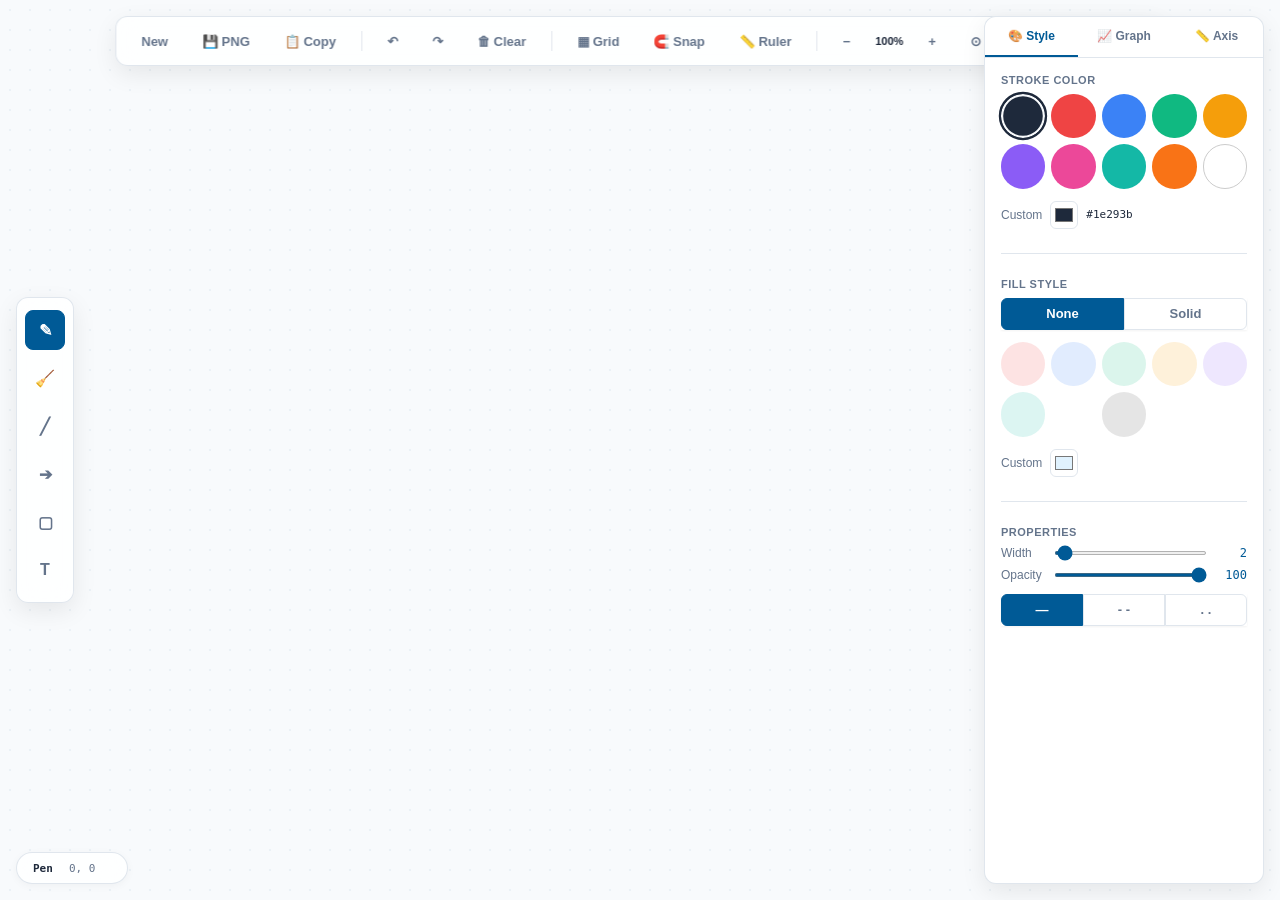
<file: drawing-tool.html>
<!DOCTYPE html>
<html lang="en">
<head>

  <!-- Google tag (gtag.js) -->
<script async src="https://www.googletagmanager.com/gtag/js?id=G-KH0SBL4EF3"></script>
<script>
  window.dataLayer = window.dataLayer || [];
  function gtag(){dataLayer.push(arguments);}
  gtag('js', new Date());

  gtag('config', 'G-KH0SBL4EF3');
</script>
  
<meta charset="UTF-8">
<meta name="viewport" content="width=device-width, initial-scale=1.0">
<title>CheeseLabs Drawing Tool</title>
<style>
:root {
  --bg: #f8fafc;
  --surface: rgba(255, 255, 255, 0.85);
  --surface-solid: #ffffff;
  --border: rgba(203, 213, 225, 0.6);
  --border-solid: #cbd5e1;
  --text: #1e293b;
  --text-muted: #64748b;
  --primary: #005a96;
  --primary-hover: #004573;
  --accent: #3b82f6;
  --danger: #ef4444;
  --success: #10b981;
  --selection: rgba(59, 130, 246, 0.1);
  --shadow-sm: 0 2px 8px rgba(0,0,0,0.04);
  --shadow-md: 0 8px 24px rgba(0,0,0,0.08);
  --shadow-lg: 0 16px 40px rgba(0,0,0,0.12);
  --radius: 12px;
  --canvas-grid: rgba(0, 90, 150, 0.05);
}

body.dark-mode {
  --bg: #0f172a;
  --surface: rgba(30, 41, 59, 0.85);
  --surface-solid: #1e293b;
  --border: rgba(51, 65, 85, 0.6);
  --border-solid: #334155;
  --text: #e2e8f0;
  --text-muted: #94a3b8;
  --primary: #3b82f6;
  --primary-hover: #60a5fa;
  --selection: rgba(59, 130, 246, 0.2);
  --shadow-sm: 0 4px 12px rgba(0,0,0,0.4);
  --shadow-md: 0 12px 28px rgba(0,0,0,0.5);
  --shadow-lg: 0 24px 48px rgba(0,0,0,0.6);
  --canvas-grid: rgba(255, 255, 255, 0.05);
}

*, *::before, *::after { box-sizing: border-box; margin: 0; padding: 0; }
body { 
  font-family: 'Inter', -apple-system, BlinkMacSystemFont, 'Segoe UI', Arial, sans-serif; 
  background: var(--bg); color: var(--text); height: 100vh; overflow: hidden; 
  transition: background 0.3s, color 0.3s; padding: 16px;
}

/* FLOATING TOOLBARS */
.floating-bar {
  position: absolute;
  background: var(--surface);
  backdrop-filter: blur(12px);
  -webkit-backdrop-filter: blur(12px);
  border: 1px solid var(--border);
  border-radius: var(--radius);
  box-shadow: var(--shadow-md);
  z-index: 100;
  display: flex;
  align-items: center;
  transition: all 0.3s ease;
}

/* Top Action Bar */
#top-bar {
  top: 16px; left: 50%; transform: translateX(-50%);
  padding: 8px 12px; gap: 8px;
}

/* Left Tools Bar */
#left-bar {
  top: 50%; left: 16px; transform: translateY(-50%);
  flex-direction: column; padding: 12px 8px; gap: 8px;
}

/* Right Properties Panel */
#right-panel {
  top: 16px; right: 16px; bottom: 16px; width: 280px;
  background: var(--surface-solid);
  flex-direction: column; align-items: stretch;
  padding: 0; overflow: hidden; display: flex;
}

/* Buttons */
.btn {
  background: transparent; border: 1px solid transparent; color: var(--text-muted);
  border-radius: 8px; cursor: pointer; display: flex; align-items: center; justify-content: center;
  font-family: inherit; font-size: 13px; font-weight: 600; transition: all 0.15s; white-space: nowrap;
}
.btn:hover { background: var(--selection); color: var(--text); }
.btn.active { background: var(--primary); color: white; border-color: var(--primary); }

.tool-btn { width: 40px; height: 40px; font-size: 16px; }
.action-btn { padding: 6px 12px; height: 32px; }

.btn-primary { background: var(--primary); color: white; border-color: var(--primary); }
.btn-primary:hover { background: var(--primary-hover); color: white; }

.btn-success { background: var(--success); color: white; border-color: var(--success); }
.btn-success:hover { filter: brightness(1.1); }

.divider { width: 1px; height: 20px; background: var(--border); margin: 0 4px; }
.h-divider { width: 100%; height: 1px; background: var(--border); margin: 8px 0; }

/* Right Panel Tabs */
.panel-tabs { display: flex; border-bottom: 1px solid var(--border); }
.ptab {
  flex: 1; padding: 12px 0; background: transparent; border: none; border-bottom: 2px solid transparent;
  color: var(--text-muted); font-weight: 600; font-size: 12px; cursor: pointer; transition: 0.15s;
}
.ptab:hover { color: var(--text); }
.ptab.active { color: var(--primary); border-bottom-color: var(--primary); }

.panel-content { flex: 1; overflow-y: auto; padding: 16px; }
.panel-section { display: none; flex-direction: column; gap: 16px; }
.panel-section.active { display: flex; }

.sec-title { font-size: 11px; text-transform: uppercase; font-weight: 700; color: var(--text-muted); letter-spacing: 0.5px; margin-bottom: 8px; }

/* Grids & Inputs */
.grid-swatches { display: grid; grid-template-columns: repeat(5, 1fr); gap: 6px; }
.swatch { aspect-ratio: 1; border-radius: 50%; cursor: pointer; border: 2px solid transparent; transition: transform 0.1s; }
.swatch:hover { transform: scale(1.15); }
.swatch.active { border-color: var(--text); transform: scale(1.1); box-shadow: 0 0 0 2px var(--bg) inset; }

.row { display: flex; align-items: center; gap: 8px; }
.row label { font-size: 12px; color: var(--text-muted); flex-shrink: 0; }
.row input[type="range"] { flex: 1; height: 4px; accent-color: var(--primary); cursor: pointer; }
.row input[type="color"] { width: 28px; height: 28px; border: 1px solid var(--border); border-radius: 6px; padding: 2px; background: transparent; cursor: pointer; }
.val-disp { font-size: 12px; font-family: monospace; color: var(--primary); width: 32px; text-align: right; }

.input-grp { display: flex; box-shadow: 0 1px 2px rgba(0,0,0,0.05); }
.input-grp .btn { flex: 1; border: 1px solid var(--border); border-radius: 0; }
.input-grp .btn:first-child { border-radius: 6px 0 0 6px; }
.input-grp .btn:last-child { border-radius: 0 6px 6px 0; }
.input-grp .btn.active { border-color: var(--primary); z-index: 1; }

.input-field {
  width: 100%; padding: 8px 10px; border: 1px solid var(--border); border-radius: 6px;
  background: var(--bg); color: var(--text); font-family: inherit; font-size: 12px; outline: none; transition: 0.15s;
}
.input-field:focus { border-color: var(--primary); box-shadow: 0 0 0 2px var(--selection); }

/* Custom function list items */
.fn-item { display: flex; align-items: center; gap: 6px; margin-bottom: 6px; }
.fn-dot { width: 12px; height: 12px; border-radius: 50%; cursor: pointer; flex-shrink:0; }
.fn-del { width: 24px; height: 24px; display: flex; align-items: center; justify-content: center; background: rgba(239, 68, 68, 0.1); color: var(--danger); border: none; border-radius: 4px; cursor: pointer; }
.fn-del:hover { background: var(--danger); color: white; }

/* CANVAS AREA */
#canvas-wrapper {
  position: absolute; inset: 0; overflow: hidden; z-index: 1;
  background-image: radial-gradient(var(--canvas-grid) 1px, transparent 1px);
  background-size: 20px 20px;
}
canvas { position: absolute; inset: 0; width: 100%; height: 100%; }
#dc { z-index: 2; }
#gc { z-index: 3; pointer-events: none; }
#ac { z-index: 4; pointer-events: none; }
#uc { z-index: 5; }

#txt-overlay { position: absolute; display: none; z-index: 50; }
#txt-input { border: 2px dashed var(--primary); background: var(--surface); color: var(--text); padding: 4px 8px; outline: none; border-radius: 6px; min-width: 120px; box-shadow: var(--shadow-lg); font-family: inherit; }

/* Status Bar */
#status-bar {
  position: absolute; bottom: 16px; left: 16px; height: 32px;
  background: var(--surface); backdrop-filter: blur(12px); -webkit-backdrop-filter: blur(12px);
  border: 1px solid var(--border); border-radius: 16px; box-shadow: var(--shadow-sm);
  display: flex; align-items: center; padding: 0 16px; gap: 16px; z-index: 100;
  font-size: 11px; font-family: monospace; color: var(--text-muted);
}
#status-msg { color: var(--success); font-weight: 600; margin-left: auto; transition: opacity 0.3s; }

/* Shape Context Menu Overlay */
#shape-menu {
  position: absolute; top: 0; left: 100%; margin-left: 8px;
  background: var(--surface-solid); border: 1px solid var(--border); border-radius: var(--radius);
  box-shadow: var(--shadow-lg); padding: 8px; display: none; grid-template-columns: repeat(3, 1fr); gap: 4px;
}
.tool-btn-wrapper { position: relative; }
</style>
</head>
<body>

<!-- TOP BAR -->
<div id="top-bar" class="floating-bar">
  <button class="btn action-btn" onclick="newCanvas()">New</button>
  <button class="btn action-btn" onclick="saveAsPNG()">💾 PNG</button>
  <button class="btn action-btn" onclick="copyImg()">📋 Copy</button>
  <div class="divider"></div>
  <button class="btn action-btn" onclick="undo()" title="Undo (Ctrl+Z)">↶</button>
  <button class="btn action-btn" onclick="redo()" title="Redo (Ctrl+Y)">↷</button>
  <button class="btn action-btn" onclick="clearAll()">🗑 Clear</button>
  <div class="divider"></div>
  <button class="btn action-btn" id="btn-grid" onclick="toggleGrid()">▦ Grid</button>
  <button class="btn action-btn" id="btn-snap" onclick="toggleSnap()">🧲 Snap</button>
  <button class="btn action-btn" id="btn-ruler" onclick="toggleRuler()">📏 Ruler</button>
  <div class="divider"></div>
  <button class="btn action-btn" onclick="doZoom(-0.15)">−</button>
  <span id="zlbl" style="font-size:11px; font-weight:600; color:var(--text); min-width:36px; text-align:center;">100%</span>
  <button class="btn action-btn" onclick="doZoom(+0.15)">+</button>
  <button class="btn action-btn" onclick="resetZoom()" title="Reset Zoom">⊙</button>
  <div class="divider"></div>
  <button class="btn action-btn btn-success" style="font-weight:700;" onclick="insertToQuestion()">➕ Insert to Work</button>
</div>

<!-- LEFT BAR -->
<div id="left-bar" class="floating-bar">
  <button class="btn tool-btn active" id="t-pen" onclick="setTool('pen')" title="Pen (P)">✎</button>
  <button class="btn tool-btn" id="t-eraser" onclick="setTool('eraser')" title="Eraser (E)">🧹</button>
  <button class="btn tool-btn" id="t-line" onclick="setTool('line')" title="Line (L)">╱</button>
  <button class="btn tool-btn" id="t-arrow" onclick="setTool('arrow')" title="Arrow (A)">➔</button>
  
  <div class="tool-btn-wrapper" onmouseenter="document.getElementById('shape-menu').style.display='grid'" onmouseleave="document.getElementById('shape-menu').style.display='none'">
    <button class="btn tool-btn" id="t-rect" onclick="setTool('rect')" title="Shapes">▢</button>
    <div id="shape-menu">
      <button class="btn tool-btn" onclick="setTool('rect')">▭</button>
      <button class="btn tool-btn" onclick="setTool('circle')">○</button>
      <button class="btn tool-btn" onclick="setTool('triangle')">△</button>
      <button class="btn tool-btn" onclick="setTool('rtri')">◣</button>
      <button class="btn tool-btn" onclick="setTool('diamond')">◇</button>
      <button class="btn tool-btn" onclick="setTool('star')">★</button>
      <button class="btn tool-btn" onclick="setTool('hexagon')">⬢</button>
      <button class="btn tool-btn" onclick="setTool('pentagon')">⬠</button>
      <button class="btn tool-btn" onclick="setTool('parallelogram')">▱</button>
      <button class="btn tool-btn" onclick="setTool('trapezoid')">⏠</button>
      <button class="btn tool-btn" onclick="setTool('cloud')">☁</button>
      <button class="btn tool-btn" onclick="setTool('cross')">✚</button>
    </div>
  </div>

  <button class="btn tool-btn" id="t-text" onclick="setTool('text')" title="Text (T)">T</button>
</div>

<!-- RIGHT PANEL -->
<div id="right-panel" class="floating-bar">
  <div class="panel-tabs">
    <button class="ptab active" onclick="switchPanel('style')">🎨 Style</button>
    <button class="ptab" onclick="switchPanel('graph')">📈 Graph</button>
    <button class="ptab" onclick="switchPanel('axis')">📏 Axis</button>
  </div>
  
  <div class="panel-content">
    <!-- STYLE TAB -->
    <div id="psec-style" class="panel-section active">
      <div>
        <div class="sec-title">Stroke Color</div>
        <div class="grid-swatches" id="sw-stroke"></div>
        <div class="row" style="margin-top:12px;">
          <label>Custom</label>
          <input type="color" id="cstroke" value="#1e293b" onchange="setStroke(this.value)">
          <span style="font-size:11px; font-family:monospace; color:var(--text); flex:1;" id="shex">#1e293b</span>
        </div>
      </div>
      <div class="h-divider"></div>
      <div>
        <div class="sec-title">Fill Style</div>
        <div class="input-grp" style="margin-bottom:12px;">
          <button class="btn action-btn active" id="f-none" onclick="setFillMode('none')">None</button>
          <button class="btn action-btn" id="f-solid" onclick="setFillMode('solid')">Solid</button>
        </div>
        <div class="grid-swatches" id="sw-fill"></div>
        <div class="row" style="margin-top:12px;">
          <label>Custom</label>
          <input type="color" id="cfill" value="#e0f2fe" onchange="setFillCol(this.value)">
        </div>
      </div>
      <div class="h-divider"></div>
      <div>
        <div class="sec-title">Properties</div>
        <div class="row">
          <label style="width:45px;">Width</label>
          <input type="range" id="szsl" min="1" max="50" value="2" oninput="sz=+this.value; document.getElementById('szv').innerText=sz">
          <span class="val-disp" id="szv">2</span>
        </div>
        <div class="row" style="margin-top:8px;">
          <label style="width:45px;">Opacity</label>
          <input type="range" id="opsl" min="5" max="100" value="100" oninput="op=+this.value/100; document.getElementById('opv').innerText=this.value">
          <span class="val-disp" id="opv">100</span>
        </div>
        <div class="input-grp" style="margin-top:12px;">
          <button class="btn action-btn active" id="ls-solid" onclick="setLS('solid')">—</button>
          <button class="btn action-btn" id="ls-dashed" onclick="setLS('dashed')">- -</button>
          <button class="btn action-btn" id="ls-dotted" onclick="setLS('dotted')">. .</button>
        </div>
      </div>
      
      <div id="txt-props" style="display:none; margin-top:16px;">
        <div class="sec-title">Text Settings</div>
        <div class="row" style="margin-bottom:8px;">
          <label style="width:45px;">Size</label>
          <input type="range" min="8" max="72" value="20" oninput="txtSize=+this.value; document.getElementById('ttsv').innerText=this.value">
          <span class="val-disp" id="ttsv">20</span>
        </div>
        <div class="input-grp">
          <button class="btn action-btn active" id="ts-n" onclick="setTxtStyle('normal')">Aa</button>
          <button class="btn action-btn" id="ts-b" onclick="setTxtStyle('bold')"><b>B</b></button>
          <button class="btn action-btn" id="ts-i" onclick="setTxtStyle('italic')"><i>I</i></button>
        </div>
      </div>
    </div>

    <!-- GRAPH TAB -->
    <div id="psec-graph" class="panel-section">
      <div>
        <div class="sec-title">Function Plotter</div>
        <div id="fn-list"></div>
        <button class="btn action-btn" style="width:100%; border:1px dashed var(--border); margin:8px 0;" onclick="addFn()">+ Add Function</button>
        <button class="btn action-btn btn-primary" style="width:100%;" onclick="plotGraph()">📈 Plot All</button>
      </div>
      <div class="h-divider"></div>
      <div>
        <div class="sec-title">View Range</div>
        <div class="row" style="margin-bottom:8px;">
          <span style="font-weight:600;font-size:14px;color:var(--text);width:20px;">x</span>
          <input type="number" class="input-field" id="xmin" value="-10">
          <span style="color:var(--border);">to</span>
          <input type="number" class="input-field" id="xmax" value="10">
        </div>
        <div class="row" style="margin-bottom:12px;">
          <span style="font-weight:600;font-size:14px;color:var(--text);width:20px;">y</span>
          <input type="number" class="input-field" id="ymin" value="-10">
          <span style="color:var(--border);">to</span>
          <input type="number" class="input-field" id="ymax" value="10">
        </div>
        <div class="input-grp">
          <button class="btn action-btn" onclick="zoomG(0.8)">In</button>
          <button class="btn action-btn" onclick="zoomG(1.25)">Out</button>
          <button class="btn action-btn" onclick="resetGV()">Reset</button>
        </div>
      </div>
    </div>

    <!-- AXIS TAB -->
    <div id="psec-axis" class="panel-section">
      <div>
        <div class="sec-title">Axis Builder</div>
        <p style="font-size:11px; color:var(--text-muted); line-height:1.4; margin-bottom:12px;">Select settings below, then drag on the canvas to place your custom axes manually.</p>
        <div class="input-grp" style="margin-bottom:16px;">
          <button class="btn action-btn active" id="ax-x" onclick="setAxDir('x')">→ x</button>
          <button class="btn action-btn" id="ax-y" onclick="setAxDir('y')">↑ y</button>
          <button class="btn action-btn" id="ax-xy" onclick="setAxDir('xy')">⊕ Both</button>
        </div>
      </div>
      <div>
        <div class="row">
          <label style="width:45px;">Step</label>
          <input type="range" id="axstep" min="1" max="20" value="1" oninput="axStep=+this.value; document.getElementById('av1').innerText=this.value">
          <span class="val-disp" id="av1">1</span>
        </div>
        <div class="row" style="margin-top:8px;">
          <label style="width:45px;">Start at</label>
          <input type="range" id="axstart" min="-50" max="50" value="0" oninput="axStart=+this.value; document.getElementById('av2').innerText=this.value">
          <span class="val-disp" id="av2">0</span>
        </div>
      </div>
      <div class="row" style="justify-content:space-between; margin-top:12px;">
        <label>Show Labels</label>
        <div class="input-grp" style="width:100px;">
          <button class="btn action-btn active" id="al-y" onclick="axLbl=true; this.classList.add('active'); document.getElementById('al-n').classList.remove('active');">Yes</button>
          <button class="btn action-btn" id="al-n" onclick="axLbl=false; this.classList.add('active'); document.getElementById('al-y').classList.remove('active');">No</button>
        </div>
      </div>
      <div class="h-divider"></div>
      <button class="btn action-btn btn-primary" style="width:100%; margin-bottom:8px;" onclick="setTool('axis')" id="t-axis">✍ Draw Axis</button>
      <button class="btn action-btn" style="width:100%; color:var(--danger); border-color:var(--danger);" onclick="clearAxes()">Clear Hand-Drawn Axes</button>
    </div>
  </div>
</div>

<!-- STATUS BAR -->
<div id="status-bar">
  <span id="st-tool" style="color:var(--text); font-weight:700;">Pen</span>
  <span id="st-pos">0, 0</span>
  <span id="status-msg"></span>
</div>

<!-- CANVAS -->
<div id="canvas-wrapper">
  <canvas id="dc"></canvas> <!-- Drawing -->
  <canvas id="gc"></canvas> <!-- Graph -->
  <canvas id="ac"></canvas> <!-- Axes -->
  <canvas id="uc"></canvas> <!-- UI Overlay -->
  <div id="txt-overlay">
    <input id="txt-input" type="text" placeholder="Type..." onkeydown="commitTxt(event)">
  </div>
</div>

<script>
// --- VIRTUAL DOM SETUP ---
const dC=document.getElementById('dc'), gC=document.getElementById('gc');
const aC=document.getElementById('ac'), uC=document.getElementById('uc');
const dX=dC.getContext('2d'), gX=gC.getContext('2d'), aX=aC.getContext('2d'), uX=uC.getContext('2d');

let tool='pen', fillMode='none', ls='solid', txtSize=20, txtStyle='normal';
let sz=2, op=1, zoomLvl=1;
let drawing=false, sx=0, sy=0, snapOn=false, showRuler=false, showGrid=false;
let history=[], redoStack=[], txtPos={x:0, y:0};

const SNAP=15;
let strokeCol = '#1e293b'; // Default light theme string
let fillCol   = 'rgba(59,130,246,0.15)'; 

const SCOLS = ['#1e293b','#ef4444','#3b82f6','#10b981','#f59e0b','#8b5cf6','#ec4899','#14b8a6','#f97316','#ffffff'];
const FCOLS = ['rgba(239,68,68,0.15)','rgba(59,130,246,0.15)','rgba(16,185,129,0.15)','rgba(245,158,11,0.15)','rgba(139,92,246,0.15)','rgba(20,184,166,0.15)','rgba(255,255,255,0.8)','rgba(0,0,0,0.1)'];

// Axis configs
let axDir='x', axStep=1, axStart=0, axLbl=true;
let axesArr=[];

// Graph configs
let fns=[], fnCols=['#ef4444','#3b82f6','#10b981','#f59e0b','#8b5cf6'], fnIdx=0;

// Init
function init() {
  resize();
  window.addEventListener('resize', () => { resize(); redrawAll(); });
  buildSwatches();
  addFn(); addFn();
  saveHist();
  
  // Theme initialization check
  const savedTheme = localStorage.getItem('myp_theme');
  if (savedTheme === 'dark') document.body.classList.add('dark-mode');
  
  // Set stroke/fill after checking theme
  const isDark = document.body.classList.contains('dark-mode');
  setStroke(isDark ? '#e2e8f0' : '#1e293b'); 
  
  window.addEventListener('message', e => {
    if (e.data && e.data.type === 'theme-change') {
      if (e.data.theme === 'dark') document.body.classList.add('dark-mode');
      else document.body.classList.remove('dark-mode');
      // Update default text color if appropriate
      if (strokeCol === '#1e293b' || strokeCol === '#e2e8f0') {
         setStroke(e.data.theme === 'dark' ? '#e2e8f0' : '#1e293b');
      }
    }
    if (e.data && e.data.type === 'myp-request-insert') insertToQuestion();
  });
  
  window.addEventListener('paste', handleImagePaste);
}

function resize() {
  const w = window.innerWidth, h = window.innerHeight;
  [dC,gC,aC,uC].forEach(c => { c.width = w; c.height = h; });
}

function buildSwatches() {
  const sc = document.getElementById('sw-stroke');
  SCOLS.forEach(c => {
    const el = document.createElement('div');
    el.className = 'swatch'; el.style.background = c;
    if(c === '#ffffff') el.style.border = '1px solid #ccc';
    el.onclick = () => setStroke(c);
    sc.appendChild(el);
  });
  const fc = document.getElementById('sw-fill');
  FCOLS.forEach(c => {
    const el = document.createElement('div');
    el.className = 'swatch'; el.style.background = c;
    el.onclick = () => setFillCol(c);
    fc.appendChild(el);
  });
}

// UI State
function switchPanel(p) {
  document.querySelectorAll('.ptab').forEach(t=>t.classList.remove('active'));
  document.querySelectorAll('.panel-section').forEach(s=>s.classList.remove('active'));
  event.target.classList.add('active');
  document.getElementById(`psec-${p}`).classList.add('active');
}

function setTool(t) {
  tool = t;
  document.querySelectorAll('.tool-btn').forEach(b => b.classList.remove('active'));
  let btn = document.getElementById(`t-${t}`);
  if(!btn && ['rect','circle','triangle','rtri','diamond','star','hexagon','pentagon','parallelogram','trapezoid','cloud','cross'].includes(t)) {
    btn = document.getElementById('t-rect'); // highlight the shapes menu parent
  }
  if(btn) btn.classList.add('active');
  
  document.getElementById('txt-props').style.display = t === 'text' ? 'block' : 'none';
  if(t === 'axis') switchPanel('axis');
  
  uC.style.cursor = t === 'text' ? 'text' : t === 'eraser' ? 'cell' : 'crosshair';
  document.getElementById('st-tool').innerText = t.charAt(0).toUpperCase() + t.slice(1);
}

function flash(msg) {
  const el = document.getElementById('status-msg');
  el.innerText = msg; el.style.opacity=1;
  clearTimeout(flash.t); flash.t = setTimeout(()=>el.style.opacity=0, 2000);
}

// Style Mutators
function setStroke(c) {
  strokeCol = c;
  document.querySelectorAll('#sw-stroke .swatch').forEach(el => {
    el.classList.toggle('active', el.style.background === c || rgb2hex(el.style.backgroundColor) === c);
  });
  document.getElementById('cstroke').value = c.length === 7 ? c : '#000000';
  document.getElementById('shex').innerText = c;
}
function setFillCol(c) {
  fillCol = c;
  document.querySelectorAll('#sw-fill .swatch').forEach(el => el.classList.toggle('active', el.style.background === c));
}
function setFillMode(m) { fillMode=m; document.getElementById('f-none').classList.toggle('active',m==='none'); document.getElementById('f-solid').classList.toggle('active',m==='solid'); }
function setLS(mode) { ls=mode; ['solid','dashed','dotted'].forEach(v => document.getElementById(`ls-${v}`).classList.toggle('active',v===mode)); }
function setTxtStyle(s) { txtStyle=s; ['n','b','i'].forEach((v,i)=> document.getElementById(`ts-${v}`).classList.toggle('active', ['normal','bold','italic'][i]===s)); }

function rgb2hex(rgb){ if(rgb.startsWith('#')) return rgb; const match=rgb.match(/^rgb\((\d+),\s*(\d+),\s*(\d+)\)$/); if(!match) return rgb; return "#"+("0"+parseInt(match[1],10).toString(16)).slice(-2)+("0"+parseInt(match[2],10).toString(16)).slice(-2)+("0"+parseInt(match[3],10).toString(16)).slice(-2);}

function toggleGrid() { showGrid=!showGrid; document.getElementById('btn-grid').classList.toggle('active', showGrid); document.getElementById('canvas-wrapper').style.backgroundImage = showGrid ? 'linear-gradient(var(--canvas-grid) 1px, transparent 1px), linear-gradient(90deg, var(--canvas-grid) 1px, transparent 1px)' : 'none'; }
function toggleSnap() { snapOn=!snapOn; document.getElementById('btn-snap').classList.toggle('active', snapOn); }
function toggleRuler(){ showRuler=!showRuler; document.getElementById('btn-ruler').classList.toggle('active', showRuler); if(!showRuler) uX.clearRect(0,0,uC.width,uC.height); }

function doZoom(val) { zoomLvl = Math.max(0.2, Math.min(5, zoomLvl+val)); document.getElementById('zlbl').innerText=Math.round(zoomLvl*100)+'%'; [dC,gC,aC].forEach(c=>{c.style.transform=`scale(${zoomLvl})`;c.style.transformOrigin='center';}); }
function resetZoom() { zoomLvl=1; document.getElementById('zlbl').innerText='100%'; [dC,gC,aC].forEach(c=>{c.style.transform='';c.style.transformOrigin='';}); }

// Canvas Drawing
uC.addEventListener('mousedown', e=>{const[x,y]=getXY(e); if(tool==='text'){showTxtInp(x,y);return;} drawing=true; sx=x;sy=y; applyStyle(dX); if(tool==='pen'||tool==='eraser'){dX.beginPath();dX.moveTo(x,y);}});
uC.addEventListener('mousemove', e=>{
  const[x,y]=getXY(e); document.getElementById('st-pos').innerText=`${Math.round(x)}, ${Math.round(y)}`;
  if(showRuler) drawRulerLines(x,y);
  if(!drawing) return;
  if(tool==='pen'||tool==='eraser') { applyStyle(dX); dX.lineTo(x,y); dX.stroke(); }
  else { uX.clearRect(0,0,uC.width,uC.height); drawShape(uX,tool,sx,sy,x,y); }
});
uC.addEventListener('mouseup', e=>{
  if(!drawing)return; drawing=false; const[x,y]=getXY(e);
  if(tool!=='pen'&&tool!=='eraser'){ if(tool==='axis') commitAxis(sx,sy,x,y); else drawShape(dX,tool,sx,sy,x,y); uX.clearRect(0,0,uC.width,uC.height); }
  saveHist();
});

function getXY(e) {
  const r = uC.getBoundingClientRect();
  const cX = r.left + r.width/2, cY = r.top + r.height/2;
  let x = cX + (e.clientX - cX) / zoomLvl - r.left;
  let y = cY + (e.clientY - cY) / zoomLvl - r.top;
  if(snapOn) { x=Math.round(x/SNAP)*SNAP; y=Math.round(y/SNAP)*SNAP; }
  return [x,y];
}

function applyStyle(ctx) {
  ctx.globalAlpha = op; ctx.strokeStyle = tool==='eraser'?'#ffffff':strokeCol; ctx.fillStyle = fillCol;
  ctx.lineWidth = tool==='eraser'?sz*5:sz; ctx.lineCap='round'; ctx.lineJoin='round';
  if(tool==='eraser') ctx.globalCompositeOperation = 'destination-out'; else ctx.globalCompositeOperation = 'source-over';
  if(ls==='dashed') ctx.setLineDash([sz*3,sz*2]); else if(ls==='dotted') ctx.setLineDash([sz,sz*2.5]); else ctx.setLineDash([]);
}

function drawShape(ctx,t,x1,y1,x2,y2) {
  applyStyle(ctx); ctx.beginPath();
  if(t==='line'){ctx.moveTo(x1,y1);ctx.lineTo(x2,y2);ctx.stroke();}
  else if(t==='arrow')drawArrow(ctx,x1,y1,x2,y2,false);
  else if(t==='rect'){if(fillMode==='solid')ctx.fillRect(x1,y1,x2-x1,y2-y1);ctx.strokeRect(x1,y1,x2-x1,y2-y1);}
  else if(t==='circle'){const rx=Math.abs(x2-x1)/2,ry=Math.abs(y2-y1)/2; ctx.ellipse((x1+x2)/2,(y1+y2)/2,rx||1,ry||1,0,0,Math.PI*2); if(fillMode==='solid')ctx.fill(); ctx.stroke();}
  else if(t==='triangle'){ctx.moveTo((x1+x2)/2,y1);ctx.lineTo(x2,y2);ctx.lineTo(x1,y2);ctx.closePath();if(fillMode==='solid')ctx.fill();ctx.stroke();}
  else if(t==='rtri'){ctx.moveTo(x1,y2);ctx.lineTo(x2,y2);ctx.lineTo(x1,y1);ctx.closePath();if(fillMode==='solid')ctx.fill();ctx.stroke();}
  else if(t==='diamond'){const mx=(x1+x2)/2,my=(y1+y2)/2;ctx.moveTo(mx,y1);ctx.lineTo(x2,my);ctx.lineTo(mx,y2);ctx.lineTo(x1,my);ctx.closePath();if(fillMode==='solid')ctx.fill();ctx.stroke();}
  // Simple regular poly draws reusing common logic
  else if(['star','hexagon','pentagon'].includes(t)) drawPoly(ctx,x1,y1,x2,y2,t==='hexagon'?6:5,t==='star');
  else if(t==='parallelogram'){const sk=(x2-x1)*.2;ctx.moveTo(x1+sk,y1);ctx.lineTo(x2,y1);ctx.lineTo(x2-sk,y2);ctx.lineTo(x1,y2);ctx.closePath();if(fillMode==='solid')ctx.fill();ctx.stroke();}
  else if(t==='trapezoid'){const sk=(x2-x1)*.2;ctx.moveTo(x1+sk,y1);ctx.lineTo(x2-sk,y1);ctx.lineTo(x2,y2);ctx.lineTo(x1,y2);ctx.closePath();if(fillMode==='solid')ctx.fill();ctx.stroke();}
  else if(t==='cloud') drawCloud(ctx,x1,y1,x2,y2);
  else if(t==='cross') drawCross(ctx,x1,y1,x2,y2);
}

function drawArrow(ctx,x1,y1,x2,y2,dbl) {
  const hl=Math.max(12,sz*4), ang=Math.atan2(y2-y1,x2-x1);
  ctx.moveTo(x1,y1);ctx.lineTo(x2,y2);ctx.stroke(); ctx.beginPath();
  ctx.moveTo(x2,y2);ctx.lineTo(x2-hl*Math.cos(ang-0.45),y2-hl*Math.sin(ang-0.45));
  ctx.moveTo(x2,y2);ctx.lineTo(x2-hl*Math.cos(ang+0.45),y2-hl*Math.sin(ang+0.45)); ctx.stroke();
}
function drawPoly(ctx,x1,y1,x2,y2,sides,star){
  const cx=(x1+x2)/2,cy=(y1+y2)/2,r=Math.min(Math.abs(x2-x1),Math.abs(y2-y1))/2;
  const inR=r*0.4, pts=star?sides*2:sides; ctx.beginPath();
  for(let i=0;i<pts;i++){ const a=i*(Math.PI*2/pts)-Math.PI/2, rad=(star&&i%2!==0)?inR:r; ctx[i===0?'moveTo':'lineTo'](cx+rad*Math.cos(a),cy+rad*Math.sin(a)); }
  ctx.closePath(); if(fillMode==='solid')ctx.fill(); ctx.stroke();
}
function drawCloud(c,x1,y1,x2,y2){ const cx=(x1+x2)/2,cy=(y1+y2)/2,w=Math.abs(x2-x1)/2,h=Math.abs(y2-y1)/2;
  [{x:cx,y:cy-h*.3,r:w*.35},{x:cx-w*.3,y:cy+h*.1,r:w*.25},{x:cx+w*.3,y:cy+h*.1,r:w*.25},{x:cx-w*.55,y:cy+h*.4,r:w*.2},{x:cx+w*.55,y:cy+h*.4,r:w*.2},{x:cx,y:cy+h*.5,r:w*.35}]
  .forEach(b=>{c.beginPath();c.arc(b.x,b.y,b.r,0,Math.PI*2); if(fillMode==='solid')c.fill(); c.stroke();});
}
function drawCross(c,x1,y1,x2,y2){ const w=Math.abs(x2-x1),h=Math.abs(y2-y1),t=Math.min(w,h)*.3, lx=Math.min(x1,x2),ly=Math.min(y1,y2), cx=lx+w/2,cy=ly+h/2;
  c.beginPath(); c.moveTo(cx-t/2,ly);c.lineTo(cx+t/2,ly);c.lineTo(cx+t/2,cy-t/2);c.lineTo(lx+w,cy-t/2); c.lineTo(lx+w,cy+t/2);c.lineTo(cx+t/2,cy+t/2);c.lineTo(cx+t/2,ly+h);c.lineTo(cx-t/2,ly+h);
  c.lineTo(cx-t/2,cy+t/2);c.lineTo(lx,cy+t/2);c.lineTo(lx,cy-t/2);c.lineTo(cx-t/2,cy-t/2); c.closePath(); if(fillMode==='solid')c.fill(); c.stroke();
}

function drawRulerLines(mx,my) {
  uX.clearRect(0,0,uC.width,uC.height); uX.strokeStyle='rgba(59,130,246,0.5)'; uX.lineWidth=1; uX.setLineDash([4,4]);
  uX.beginPath(); uX.moveTo(mx,0); uX.lineTo(mx,uC.height); uX.stroke();
  uX.beginPath(); uX.moveTo(0,my); uX.lineTo(uC.width,my); uX.stroke();
  uX.setLineDash([]); uX.fillStyle='var(--text)'; uX.font='10px monospace'; uX.fillText(`${Math.round(mx)},${Math.round(my)}`, mx+8, my-8);
}

// Text Input
function showTxtInp(x,y){
  txtPos={x,y}; const ov=document.getElementById('txt-overlay'), inp=document.getElementById('txt-input');
  ov.style.display='block'; ov.style.left=x+'px'; ov.style.top=(y-28)+'px';
  inp.style.fontSize=txtSize+'px'; inp.style.fontWeight=txtStyle==='bold'?'700':'400'; inp.style.fontStyle=txtStyle==='italic'?'italic':'normal';
  inp.style.color=strokeCol; inp.value=''; inp.focus();
}
function commitTxt(e){
  if(e.key==='Enter'||e.key==='Escape'){
    if(e.key==='Enter' && e.target.value.trim()){
      dX.globalAlpha=op; dX.globalCompositeOperation='source-over'; dX.fillStyle=strokeCol;
      dX.font=`${txtStyle==='italic'?'italic':''} ${txtStyle==='bold'?'700':'400'} ${txtSize}px inherit`;
      dX.fillText(e.target.value, txtPos.x, txtPos.y); saveHist();
    }
    document.getElementById('txt-overlay').style.display='none';
  }
}

// Axis System
function setAxDir(d) { axDir=d; ['x','y','xy'].forEach(v=>document.getElementById(`ax-${v}`).classList.toggle('active',v===d)); }
function commitAxis(x1,y1,x2,y2) { axesArr.push({x1,y1,x2,y2,dir:axDir,step:axStep,start:axStart,lbl:axLbl,col:strokeCol}); redrawAxes(); }
function clearAxes() { axesArr=[]; redrawAxes(); }
function redrawAxes() {
  aX.clearRect(0,0,aC.width,aC.height);
  axesArr.forEach(a => {
    aX.strokeStyle = a.col; aX.fillStyle = a.col; aX.lineWidth = 2; aX.setLineDash([]); aX.font="11px monospace"; aX.textAlign="center";
    if(a.dir==='x'||a.dir==='xy') drawSingleAxis(a,true);
    if(a.dir==='y'||a.dir==='xy') drawSingleAxis(a,false);
  });
}
function drawSingleAxis(a, isX) {
  const ax1=a.x1, ay1=a.y1, ax2=isX?a.x2:a.x1, ay2=isX?a.y1:a.y2;
  const len=isX?Math.abs(a.x2-a.x1):Math.abs(a.y2-a.y1), sign=isX?(a.x2>a.x1?1:-1):(a.y2>a.y1?1:-1);
  aX.beginPath(); aX.moveTo(ax1,ay1); aX.lineTo(ax2,ay2); aX.stroke();
  const ticks = Math.floor(len/(a.step*20)); // approx 20px per step
  if(ticks<1)return;
  const stepPx = len/ticks;
  for(let i=1;i<=ticks;i++){
    const px = isX ? ax1+sign*i*stepPx : ax1, py = isX ? ay1 : ay1+sign*i*stepPx;
    aX.beginPath(); aX.moveTo(isX?px:px-4, isX?py-4:py); aX.lineTo(isX?px:px+4, isX?py+4:py); aX.stroke();
    if(a.lbl) { aX.textAlign = isX?'center':'right'; aX.fillText(a.start+(i*a.step), isX?px:px-8, isX?py+16:py+4); }
  }
}

// Graph Function
function addFn() { const def=['sin(x)','x^2','cos(x)']; fns.push({expr:fns.length<def.length?def[fns.length]:'', c:fnCols[fnIdx++%fnCols.length]}); renderFns(); }
function renderFns() {
  const c = document.getElementById('fn-list'); c.innerHTML='';
  fns.forEach((f,i) => {
    c.insertAdjacentHTML('beforeend', `<div class="fn-item">
      <div class="fn-dot" style="background:${f.c}" onclick="cycleFnC(${i})"></div>
      <input type="text" class="input-field" value="${f.expr}" onchange="fns[${i}].expr=this.value;plotGraph()">
      <button class="fn-del" onclick="rmFn(${i})">×</button>
    </div>`);
  });
}
function cycleFnC(i) { fns[i].c = fnCols[fnIdx++%fnCols.length]; renderFns(); plotGraph(); }
function rmFn(i) { fns.splice(i,1); renderFns(); plotGraph(); }
function zoomG(f) { ['xmin','xmax','ymin','ymax'].forEach(id => { const el=document.getElementById(id); el.value = Math.round((+el.value)*f*10)/10; }); plotGraph(); }
function resetGV() { document.getElementById('xmin').value=-10;document.getElementById('xmax').value=10;document.getElementById('ymin').value=-10;document.getElementById('ymax').value=10; plotGraph(); }

function plotGraph() {
  const W = gC.width, H = gC.height; gX.clearRect(0,0,W,H);
  const xm=+document.getElementById('xmin').value, xM=+document.getElementById('xmax').value, ym=+document.getElementById('ymin').value, yM=+document.getElementById('ymax').value;
  if(xm>=xM || ym>=yM) return;
  const tX=v=>((v-xm)/(xM-xm))*W, tY=v=>H-((v-ym)/(yM-ym))*H;
  
  const isDark = document.body.classList.contains('dark-mode');
  // Add graph background card to distinguish it logically
  gX.fillStyle = isDark ? 'rgba(30,41,59,0.7)' : 'rgba(255,255,255,0.7)'; 
  gX.fillRect(0,0,W,H);
  
  // Grid
  gX.strokeStyle = isDark ? 'rgba(255,255,255,0.05)' : 'rgba(0,0,0,0.05)'; gX.lineWidth=1;
  const stepX = (xM-xm)/20, stepY = (yM-ym)/20;
  for(let x=Math.ceil(xm/stepX)*stepX; x<=xM; x+=stepX){ gX.beginPath();gX.moveTo(tX(x),0);gX.lineTo(tX(x),H);gX.stroke(); }
  for(let y=Math.ceil(ym/stepY)*stepY; y<=yM; y+=stepY){ gX.beginPath();gX.moveTo(0,tY(y));gX.lineTo(W,tY(y));gX.stroke(); }
  
  // Main Axes
  gX.strokeStyle = isDark ? 'rgba(255,255,255,0.2)' : 'rgba(0,0,0,0.2)'; gX.lineWidth=2;
  const aX0 = xm<=0&&xM>=0?tX(0):null, aY0 = ym<=0&&yM>=0?tY(0):null;
  if(aY0!==null){gX.beginPath();gX.moveTo(0,aY0);gX.lineTo(W,aY0);gX.stroke();}
  if(aX0!==null){gX.beginPath();gX.moveTo(aX0,0);gX.lineTo(aX0,H);gX.stroke();}
  
  // Functions
  fns.forEach(f => {
    if(!f.expr.trim()) return;
    gX.strokeStyle = f.c; gX.lineWidth = 3; gX.beginPath(); let first=true;
    for(let px=0; px<=W; px+=2) {
      const vx=xm+(px/W)*(xM-xm); let vy;
      try {
        let e = f.expr.replace(/\^/g,'**').replace(/\bsin\b/gi,'Math.sin').replace(/\bcos\b/gi,'Math.cos').replace(/\btan\b/gi,'Math.tan')
                      .replace(/\bsqrt\b/gi,'Math.sqrt').replace(/\babs\b/gi,'Math.abs').replace(/\bln\b/gi,'Math.log')
                      .replace(/\bpi\b/gi,'Math.PI').replace(/\be\b/g,'Math.E').replace(/(\d)(x)/gi,'$1*$2');
        vy = Function('"use strict";var x=arguments[0];return('+e+')')(vx);
      } catch(ex){first=true;continue;}
      if(!isFinite(vy)||isNaN(vy)){first=true;continue;}
      const cy = tY(vy); if(first){gX.moveTo(px,cy);first=false;}else{gX.lineTo(px,cy);}
    }
    gX.stroke();
  });
}

// Data IO & Globals
function saveHist() {
  if(!dC.width) return;
  history.push(dX.getImageData(0,0,dC.width,dC.height));
  if(history.length>40) history.shift();
  redoStack=[];
}
function undo() { if(history.length<=1)return; redoStack.push(history.pop()); dX.putImageData(history[history.length-1],0,0); }
function redo() { if(!redoStack.length)return; const s=redoStack.pop(); history.push(s); dX.putImageData(s,0,0); }
function clearAll() { if(!confirm('Clear all drawings and graphs?'))return; dX.clearRect(0,0,dC.width,dC.height); gX.clearRect(0,0,gC.width,gC.height); clearAxes(); saveHist(); flash('Cleared'); }
function newCanvas() { if(!confirm('Start a fresh canvas?'))return; clearAll(); history=[]; saveHist(); }

function merged() {
  const m = document.createElement('canvas'); m.width=dC.width; m.height=dC.height;
  const mx = m.getContext('2d');
  const isDark = document.body.classList.contains('dark-mode');
  mx.fillStyle = isDark ? '#0f172a' : '#f8fafc'; mx.fillRect(0,0,m.width,m.height);
  mx.drawImage(gC,0,0); mx.drawImage(aC,0,0); mx.drawImage(dC,0,0); return m;
}
function saveAsPNG() { const a=document.createElement('a'); a.download='sketch.png'; a.href=merged().toDataURL(); a.click(); }
async function copyImg() { try { await navigator.clipboard.write([new ClipboardItem({'image/png': await new Promise(r=>merged().toBlob(r))})]); flash('✓ Copied to clipboard'); } catch(e){ flash('⚠️ Copy failed');} }

function insertToQuestion() {
  const url = merged().toDataURL('image/png');
  if(window.parent && window.parent !== window) {
    window.parent.postMessage({type:'myp-drawing-insert', dataURL: url}, '*');
    flash('✓ Inserted to Workspace');
  } else { flash('⚠️ Cannot insert outside Workspace'); }
}

function handleImagePaste(e) {
  const items = (e.clipboardData || e.originalEvent.clipboardData).items;
  for(let i=0; i<items.length; i++) {
    if(items[i].type.indexOf('image') !== -1) {
      const blob = items[i].getAsFile();
      const img = new Image();
      img.onload = () => { dX.drawImage(img, 50, 50); saveHist(); flash('Image Pasted'); };
      img.src = URL.createObjectURL(blob);
    }
  }
}

document.addEventListener('keydown', e => {
  if(e.target.tagName === 'INPUT') return;
  const m = {p:'pen', e:'eraser', l:'line', a:'arrow', t:'text'};
  if(m[e.key]) setTool(m[e.key]);
  if(e.ctrlKey || e.metaKey) {
    if(e.key === 'z') { e.preventDefault(); undo(); }
    if(e.key === 'y') { e.preventDefault(); redo(); }
  }
});

init();
</script>
</body>
</html>
</file>
